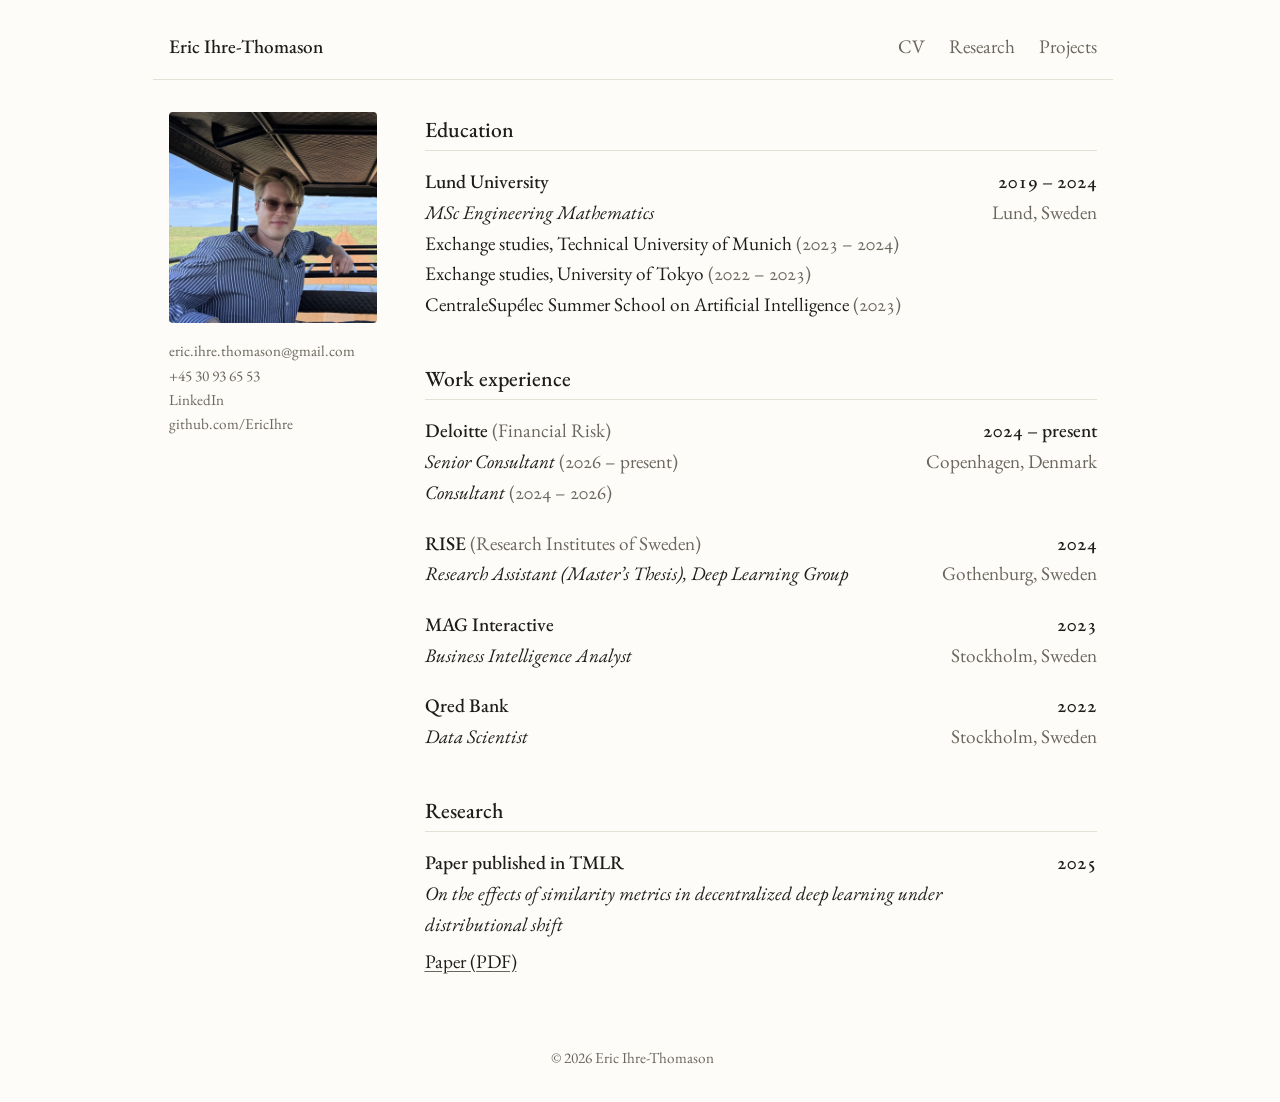
<file: index.html>
<!doctype html>
<html lang="en">
<head>
  <meta charset="utf-8">
  <meta name="viewport" content="width=device-width, initial-scale=1">
  <title>Eric Ihre-Thomason</title>
  <link rel="preconnect" href="https://fonts.googleapis.com">
  <link rel="preconnect" href="https://fonts.gstatic.com" crossorigin>
  <link href="https://fonts.googleapis.com/css2?family=EB+Garamond:ital,wght@0,400;0,500;0,700;1,400&display=swap" rel="stylesheet">
  <link rel="stylesheet" href="./assets/style.css?v=18">
</head>
<body>
  <a class="skip-link" href="#main">Skip to content</a>
  <nav class="site-nav">
    <a class="home" href="./" aria-current="page">Eric Ihre-Thomason</a>
    <a href="./cv/">CV</a>
    <a href="./research/">Research</a>
    <a href="./projects/">Projects</a>
  </nav>
  <main id="main" class="home">
    <aside class="sidebar">
      <img class="photo" src="assets/profile.jpg" alt="Photo of Eric Ihre-Thomason">
      <ul class="contact">
        <li><a href="mailto:eric.ihre.thomason@gmail.com">eric.ihre.thomason@<wbr>gmail.com</a></li>
        <li><a href="tel:+4530936553">+45 30 93 65 53</a></li>
        <li><a href="https://www.linkedin.com/in/eric-ihre-thomason-1700a720b">LinkedIn</a></li>
        <li><a href="https://github.com/EricIhre">github.com/EricIhre</a></li>
      </ul>
    </aside>
    <div class="home-content">
      <section>
        <h2>Education</h2>
        <ul class="entries">
          <li>
            <span class="org">Lund University</span>
            <span class="years">2019 – 2024</span>
            <div class="roles">
              <span class="role">MSc Engineering Mathematics</span>
              <span class="role note"><span class="desktop-only">Exchange studies, </span>Technical University of Munich <span class="role-years">(2023 – 2024)</span></span>
              <span class="role note"><span class="desktop-only">Exchange studies, </span>University of Tokyo <span class="role-years">(2022 – 2023)</span></span>
              <span class="role note">CentraleSupélec Summer School on <span class="desktop-only">Artificial Intelligence</span><span class="mobile-only">AI</span> <span class="role-years">(2023)</span></span>
            </div>
            <span class="location">Lund<span class="country">, Sweden</span></span>
          </li>
        </ul>
      </section>

      <section>
        <h2>Work experience</h2>
        <ul class="entries">
          <li>
            <span class="org">Deloitte <span class="org-note">(Financial Risk)</span></span>
            <span class="years">2024 – present</span>
            <div class="roles">
              <span class="role">Senior Consultant <span class="role-years">(2026 – present)</span></span>
              <span class="role">Consultant <span class="role-years">(2024 – 2026)</span></span>
            </div>
            <span class="location">Copenhagen<span class="country">, Denmark</span></span>
          </li>
          <li>
            <span class="org">RISE <span class="org-note">(Research Institutes of Sweden)</span></span>
            <span class="years">2024</span>
            <div class="roles">
              <span class="role">Research Assistant (Master’s Thesis)<span class="desktop-only">,</span> <span class="mobile-row">Deep Learning Group</span></span>
            </div>
            <span class="location">Gothenburg<span class="country">, Sweden</span></span>
          </li>
          <li>
            <span class="org">MAG Interactive</span>
            <span class="years">2023</span>
            <div class="roles">
              <span class="role">Business Intelligence Analyst</span>
            </div>
            <span class="location">Stockholm<span class="country">, Sweden</span></span>
          </li>
          <li>
            <span class="org">Qred Bank</span>
            <span class="years">2022</span>
            <div class="roles">
              <span class="role">Data Scientist</span>
            </div>
            <span class="location">Stockholm<span class="country">, Sweden</span></span>
          </li>
        </ul>
      </section>

      <section>
        <h2>Research</h2>
        <ul class="entries">
          <li>
            <span class="org">Paper published in TMLR</span>
            <span class="years">2025</span>
            <div class="roles">
              <span class="role">On the effects of similarity metrics in decentralized deep learning under distributional shift</span>
            </div>
            <p class="links"><a href="https://openreview.net/pdf?id=WppTEs4Kkn">Paper (PDF)</a></p>
          </li>
        </ul>
      </section>
    </div>
  </main>
  <footer>&copy; 2026 Eric Ihre-Thomason</footer>
</body>
</html>
</file>
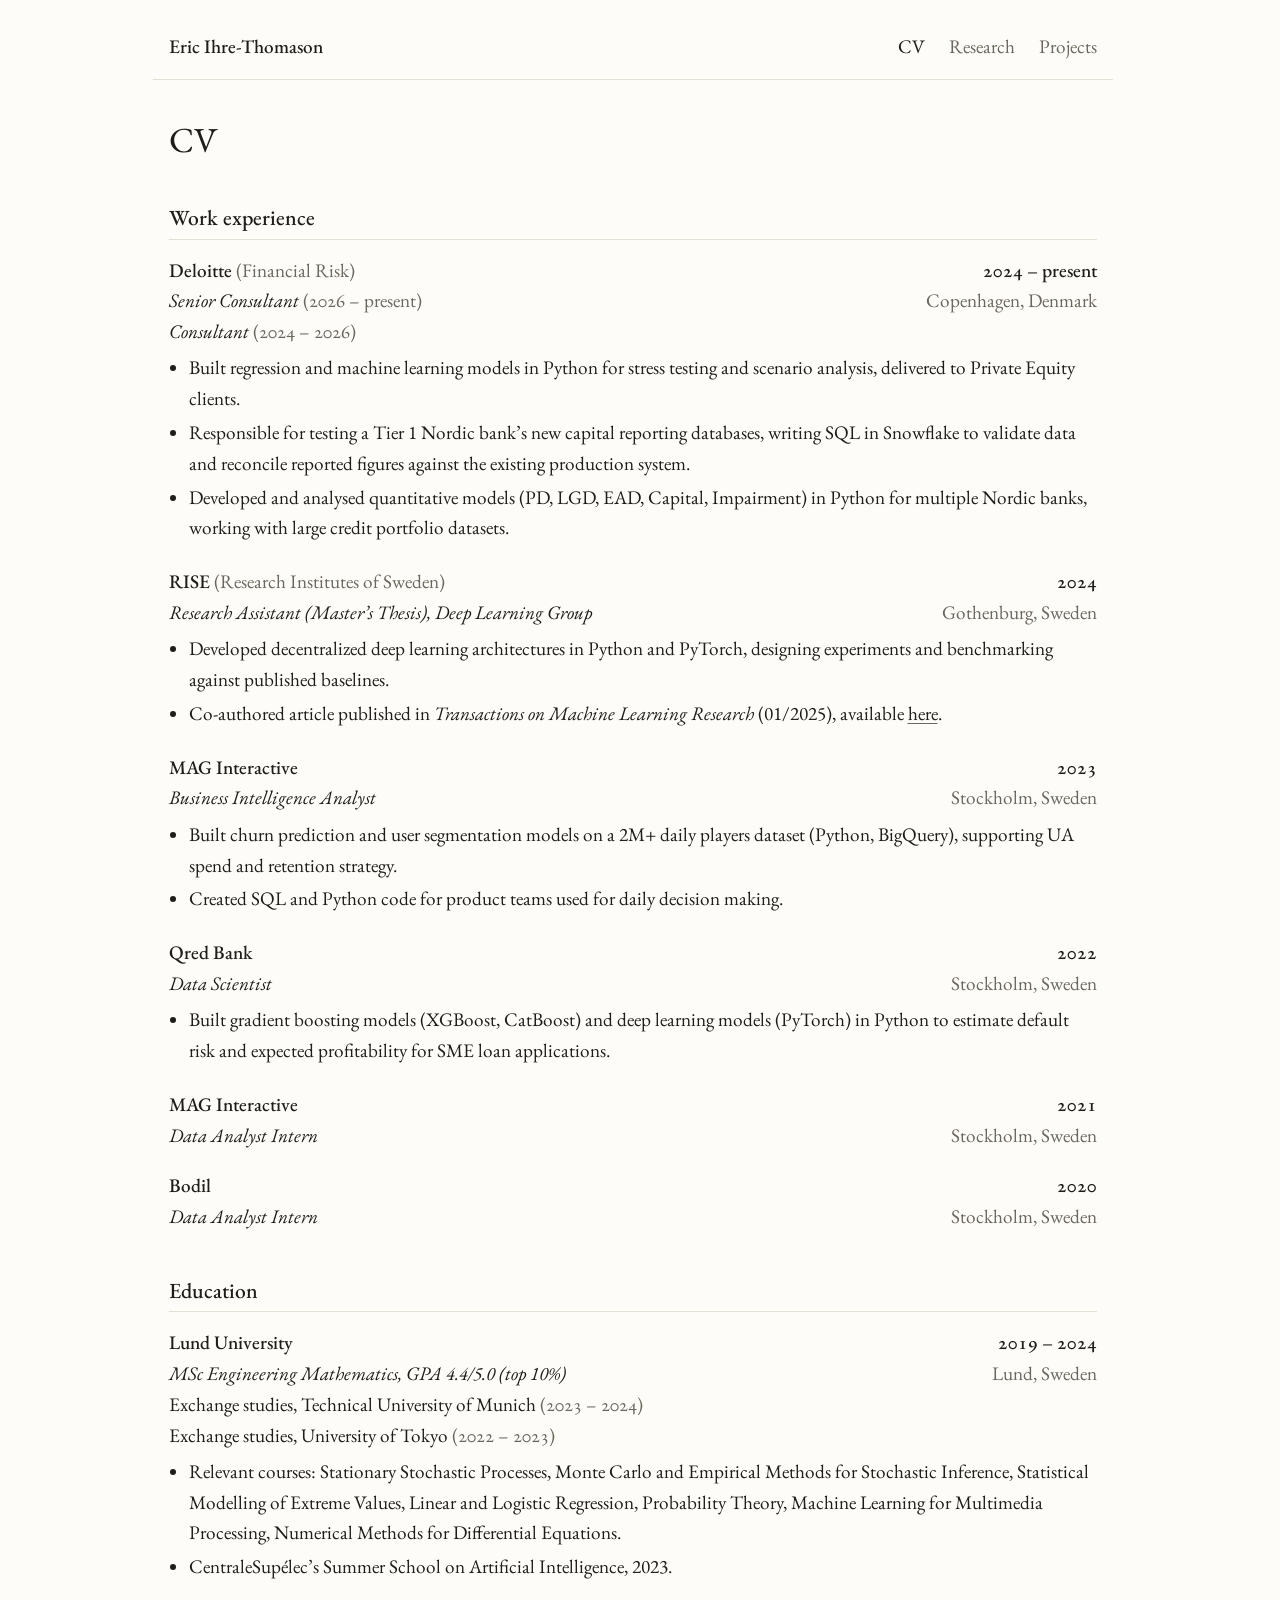
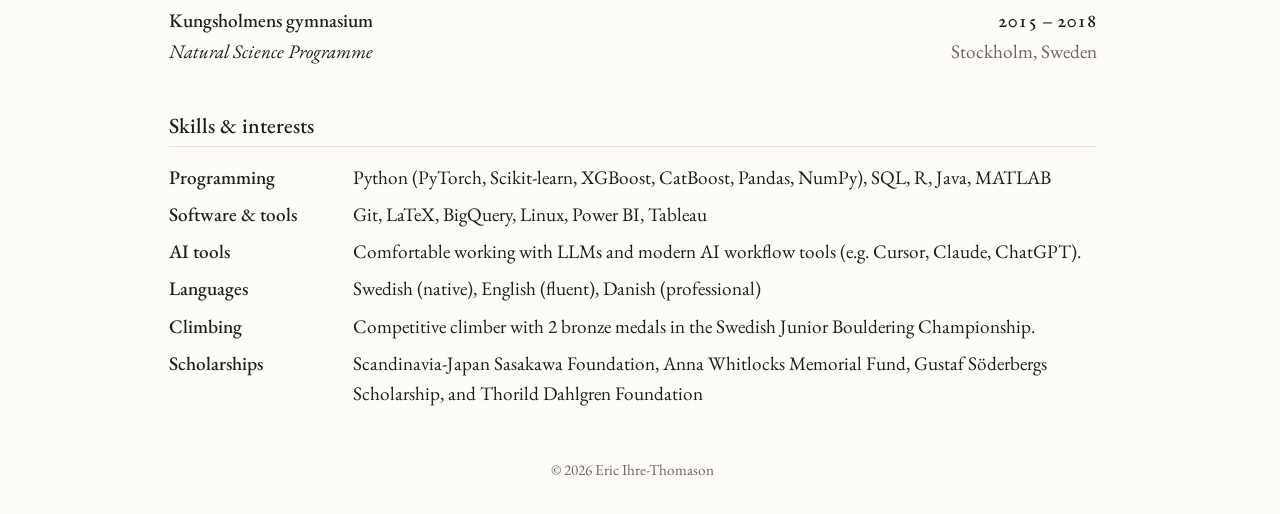
<file: cv/index.html>
<!doctype html>
<html lang="en">
<head>
  <meta charset="utf-8">
  <meta name="viewport" content="width=device-width, initial-scale=1">
  <title>CV · Eric Ihre-Thomason</title>
  <link rel="preconnect" href="https://fonts.googleapis.com">
  <link rel="preconnect" href="https://fonts.gstatic.com" crossorigin>
  <link href="https://fonts.googleapis.com/css2?family=EB+Garamond:ital,wght@0,400;0,500;0,700;1,400&display=swap" rel="stylesheet">
  <link rel="stylesheet" href="../assets/style.css?v=18">
</head>
<body>
  <a class="skip-link" href="#main">Skip to content</a>
  <nav class="site-nav">
    <a class="home" href="../">Eric Ihre-Thomason</a>
    <a href="../cv/" aria-current="page">CV</a>
    <a href="../research/">Research</a>
    <a href="../projects/">Projects</a>
  </nav>
  <main id="main">
    <h1>CV</h1>

    <section>
      <h2>Work experience</h2>
      <ul class="entries">
        <li>
          <span class="org">Deloitte <span class="org-note">(Financial Risk)</span></span>
          <span class="years">2024 – present</span>
          <div class="roles">
            <span class="role">Senior Consultant <span class="role-years">(2026 – present)</span></span>
            <span class="role">Consultant <span class="role-years">(2024 – 2026)</span></span>
          </div>
          <span class="location">Copenhagen<span class="country">, Denmark</span></span>
          <ul class="details">
            <li>Built regression and machine learning models in Python for stress testing and scenario analysis, delivered to Private Equity clients.</li>
            <li>Responsible for testing a Tier 1 Nordic bank’s new capital reporting databases, writing SQL in Snowflake to validate data and reconcile reported figures against the existing production system.</li>
            <li>Developed and analysed quantitative models (PD, LGD, EAD, Capital, Impairment) in Python for multiple Nordic banks, working with large credit portfolio datasets.</li>
          </ul>
        </li>
        <li>
          <span class="org">RISE <span class="org-note">(Research Institutes of Sweden)</span></span>
          <span class="years">2024</span>
          <div class="roles">
            <span class="role">Research Assistant (Master’s Thesis), Deep Learning Group</span>
          </div>
          <span class="location">Gothenburg<span class="country">, Sweden</span></span>
          <ul class="details">
            <li>Developed decentralized deep learning architectures in Python and PyTorch, designing experiments and benchmarking against published baselines.</li>
            <li>Co-authored article published in <em>Transactions on Machine Learning Research</em> (01/2025), available <a href="https://openreview.net/pdf?id=WppTEs4Kkn">here</a>.</li>
          </ul>
        </li>
        <li>
          <span class="org">MAG Interactive</span>
          <span class="years">2023</span>
          <div class="roles">
            <span class="role">Business Intelligence Analyst</span>
          </div>
          <span class="location">Stockholm<span class="country">, Sweden</span></span>
          <ul class="details">
            <li>Built churn prediction and user segmentation models on a 2M+ daily players dataset (Python, BigQuery), supporting UA spend and retention strategy.</li>
            <li>Created SQL and Python code for product teams used for daily decision making.</li>
          </ul>
        </li>
        <li>
          <span class="org">Qred Bank</span>
          <span class="years">2022</span>
          <div class="roles">
            <span class="role">Data Scientist</span>
          </div>
          <span class="location">Stockholm<span class="country">, Sweden</span></span>
          <ul class="details">
            <li>Built gradient boosting models (XGBoost, CatBoost) and deep learning models (PyTorch) in Python to estimate default risk and expected profitability for SME loan applications.</li>
          </ul>
        </li>
        <li>
          <span class="org">MAG Interactive</span>
          <span class="years">2021</span>
          <div class="roles">
            <span class="role">Data Analyst Intern</span>
          </div>
          <span class="location">Stockholm<span class="country">, Sweden</span></span>
        </li>
        <li>
          <span class="org">Bodil</span>
          <span class="years">2020</span>
          <div class="roles">
            <span class="role">Data Analyst Intern</span>
          </div>
          <span class="location">Stockholm<span class="country">, Sweden</span></span>
        </li>
      </ul>
    </section>

    <section>
      <h2>Education</h2>
      <ul class="entries">
        <li>
          <span class="org">Lund University</span>
          <span class="years">2019 – 2024</span>
          <div class="roles">
            <span class="role">MSc Engineering Mathematics, GPA 4.4/5.0 (top 10%)</span>
            <span class="role note">Exchange studies, Technical University of Munich <span class="role-years">(2023 – 2024)</span></span>
            <span class="role note">Exchange studies, University of Tokyo <span class="role-years">(2022 – 2023)</span></span>
          </div>
          <span class="location">Lund<span class="country">, Sweden</span></span>
          <ul class="details">
            <li>Relevant courses: Stationary Stochastic Processes, Monte Carlo and Empirical Methods for Stochastic Inference, Statistical Modelling of Extreme Values, Linear and Logistic Regression, Probability Theory, Machine Learning for Multimedia Processing, Numerical Methods for Differential Equations.</li>
            <li>CentraleSupélec’s Summer School on Artificial Intelligence, 2023.</li>
          </ul>
        </li>
        <li>
          <span class="org">Kungsholmens gymnasium</span>
          <span class="years">2015 – 2018</span>
          <div class="roles">
            <span class="role">Natural Science Programme</span>
          </div>
          <span class="location">Stockholm<span class="country">, Sweden</span></span>
        </li>
      </ul>
    </section>

    <section>
      <h2>Skills &amp; interests</h2>
      <dl class="skills">
        <dt>Programming</dt>
        <dd>Python (PyTorch, Scikit-learn, XGBoost, CatBoost, Pandas, NumPy), SQL, R, Java, MATLAB</dd>
        <dt>Software &amp; tools</dt>
        <dd>Git, LaTeX, BigQuery, Linux, Power BI, Tableau</dd>
        <dt>AI tools</dt>
        <dd>Comfortable working with LLMs and modern AI workflow tools (e.g. Cursor, Claude, ChatGPT).</dd>
        <dt>Languages</dt>
        <dd>Swedish (native), English (fluent), Danish (professional)</dd>
        <dt>Climbing</dt>
        <dd>Competitive climber with 2 bronze medals in the Swedish Junior Bouldering Championship.</dd>
        <dt>Scholarships</dt>
        <dd>Scandinavia-Japan Sasakawa Foundation, Anna Whitlocks Memorial Fund, Gustaf Söderbergs Scholarship, and Thorild Dahlgren Foundation</dd>
      </dl>
    </section>
  </main>
  <footer>&copy; 2026 Eric Ihre-Thomason</footer>
</body>
</html>
</file>
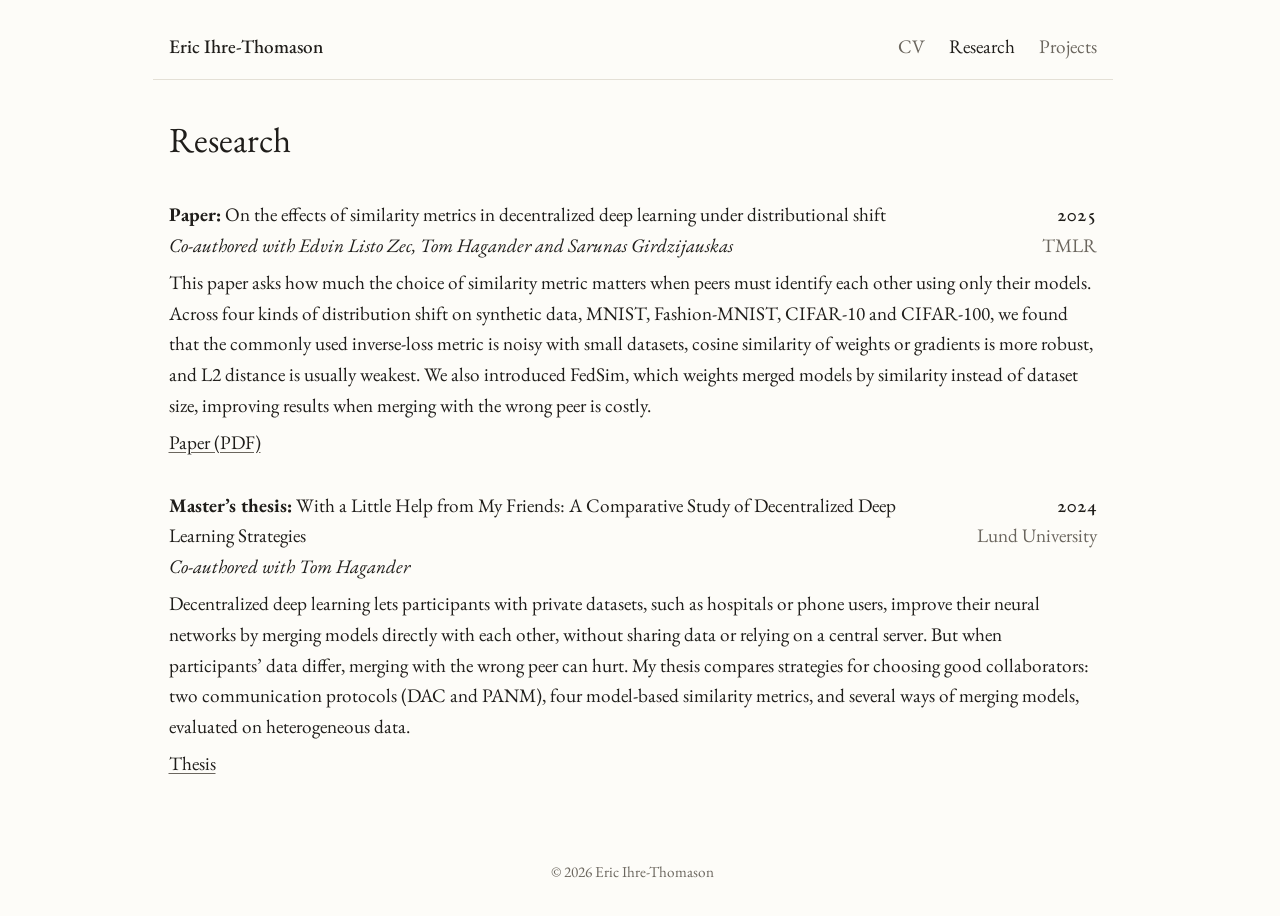
<file: research/index.html>
<!doctype html>
<html lang="en">
<head>
  <meta charset="utf-8">
  <meta name="viewport" content="width=device-width, initial-scale=1">
  <title>Research · Eric Ihre-Thomason</title>
  <link rel="preconnect" href="https://fonts.googleapis.com">
  <link rel="preconnect" href="https://fonts.gstatic.com" crossorigin>
  <link href="https://fonts.googleapis.com/css2?family=EB+Garamond:ital,wght@0,400;0,500;0,700;1,400&display=swap" rel="stylesheet">
  <link rel="stylesheet" href="../assets/style.css?v=18">
</head>
<body>
  <a class="skip-link" href="#main">Skip to content</a>
  <nav class="site-nav">
    <a class="home" href="../">Eric Ihre-Thomason</a>
    <a href="../cv/">CV</a>
    <a href="../research/" aria-current="page">Research</a>
    <a href="../projects/">Projects</a>
  </nav>
  <main id="main">
    <h1>Research</h1>

    <ul class="entries">
      <li>
        <div>
          <span class="org"><span class="kind">Paper:</span> On the effects of similarity metrics in decentralized deep learning under distributional shift</span>
          <span class="role">Co-authored with Edvin Listo Zec, Tom Hagander and Sarunas Girdzijauskas</span>
        </div>
        <div class="meta">
          <span class="years">2025</span>
          <span class="location">TMLR</span>
        </div>
        <p class="summary">This paper asks how much the choice of similarity metric matters when peers must identify each other using only their models. Across four kinds of distribution shift on synthetic data, MNIST, Fashion-MNIST, CIFAR-10 and CIFAR-100, we found that the commonly used inverse-loss metric is noisy with small datasets, cosine similarity of weights or gradients is more robust, and L2 distance is usually weakest. We also introduced FedSim, which weights merged models by similarity instead of dataset size, improving results when merging with the wrong peer is costly.</p>
        <p class="links"><a href="https://openreview.net/pdf?id=WppTEs4Kkn">Paper (PDF)</a></p>
      </li>
      <li>
        <div>
          <span class="org"><span class="kind">Master’s thesis:</span> With a Little Help from My Friends: A Comparative Study of Decentralized Deep Learning Strategies</span>
          <span class="role">Co-authored with Tom Hagander</span>
        </div>
        <div class="meta">
          <span class="years">2024</span>
          <span class="location">Lund University</span>
        </div>
        <p class="summary">Decentralized deep learning lets participants with private datasets, such as hospitals or phone users, improve their neural networks by merging models directly with each other, without sharing data or relying on a central server. But when participants’ data differ, merging with the wrong peer can hurt. My thesis compares strategies for choosing good collaborators: two communication protocols (DAC and PANM), four model-based similarity metrics, and several ways of merging models, evaluated on heterogeneous data.</p>
        <p class="links"><a href="https://lup.lub.lu.se/student-papers/record/9159064">Thesis</a></p>
      </li>
    </ul>
  </main>
  <footer>&copy; 2026 Eric Ihre-Thomason</footer>
</body>
</html>
</file>
<file: assets/style.css>
:root {
  --bg: #fdfcf8;
  --text: #1f1d1a;
  --muted: #6b665e;
  --rule: #e4e0d6;
}

@media (prefers-color-scheme: dark) {
  :root {
    --bg: #161513;
    --text: #e9e5dc;
    --muted: #9a948a;
    --rule: #2e2c28;
  }
}

* { box-sizing: border-box; }

/* Always reserve room for the scrollbar so the header and margins
   don't shift sideways between short and long pages */
html {
  scrollbar-gutter: stable;
  overflow-y: scroll;
}

body {
  margin: 0;
  background: var(--bg);
  color: var(--text);
  font-family: "EB Garamond", Garamond, "Times New Roman", serif;
  font-size: 1.2rem;
  line-height: 1.6;
}

.skip-link {
  position: absolute;
  left: -9999px;
}
.skip-link:focus {
  left: 1rem;
  top: 1rem;
  background: var(--bg);
  padding: 0.25rem 0.5rem;
}

.site-nav,
main,
footer {
  max-width: 60rem;
  margin: 0 auto;
  padding: 0 1rem;
}

.site-nav {
  display: flex;
  flex-wrap: wrap;
  gap: 0.25rem 1.5rem;
  padding-top: 2rem;
  padding-bottom: 1rem;
  border-bottom: 1px solid var(--rule);
}

.site-nav a {
  color: var(--muted);
  text-decoration: none;
}
.site-nav a:hover,
.site-nav a[aria-current="page"] {
  color: var(--text);
}
.site-nav .home {
  margin-right: auto;
  color: var(--text);
  font-weight: 500;
}

main {
  padding-top: 2rem;
  padding-bottom: 3rem;
}

h1 {
  font-weight: 400;
  font-size: 2.2rem;
  margin: 0 0 2rem;
}

/* Same gap between the page title and the first content on every page */
h1 + section > h2:first-child {
  margin-top: 0;
}

footer {
  text-align: center;
  color: var(--muted);
  font-size: 0.95rem;
  padding-bottom: 2rem;
}

h2 {
  font-weight: 500;
  font-size: 1.35rem;
  margin: 2.5rem 0 1rem;
  padding-bottom: 0.25rem;
  border-bottom: 1px solid var(--rule);
}

.entries {
  list-style: none;
  margin: 0;
  padding: 0;
}

/* Each entry: title | years on the first row, roles | location below */
.entries li {
  display: grid;
  grid-template-columns: minmax(0, 1fr) auto;
  gap: 0 1.5rem;
  margin-bottom: 1.25rem;
}

/* Research: "Paper:" / "Master's thesis:" label before the title */
.entries .kind {
  font-weight: 700;
}

/* Research: title and co-authors on the left, date with venue directly under it */
.entries .org,
.entries .meta span {
  display: block;
}

main > .entries .org {
  font-weight: 400;
}

/* Research entries get more breathing room */
main > .entries > li {
  margin-bottom: 2rem;
}

.entries .org {
  font-weight: 500;
}

.entries .years,
.entries .location {
  text-align: right;
  white-space: nowrap;
}

/* The entry's main dates stand out; location and per-role dates stay muted */
.entries .years {
  color: var(--text);
  font-weight: 500;
  font-variant-numeric: oldstyle-nums;
}

.entries .location,
.entries .role-years,
.entries .org-note {
  color: var(--muted);
}

/* CV: "(Financial Risk)" after Deloitte, "(Research Institutes of Sweden)" after RISE */
.entries .org-note {
  font-weight: 400;
}

.entries .role {
  display: block;
  font-style: italic;
}

/* Secondary lines (exchanges, summer school) are not italic */
.entries .role.note {
  font-style: normal;
}

.entries .role-years {
  font-style: normal;
  font-variant-numeric: oldstyle-nums;
}

/* Bullet points under a CV entry, spanning the full width */
.entries .details {
  grid-column: 1 / -1;
  list-style: disc;
  margin: 0.35rem 0 0;
  padding-left: 1.25rem;
}

.entries .details li {
  display: list-item;
  margin-bottom: 0.2rem;
}

/* Research: summary paragraph and links under an entry */
.entries .summary,
.entries .links {
  grid-column: 1 / -1;
  margin: 0.4rem 0 0;
}

.entries .links a,
.entries .details a {
  color: var(--text);
  text-decoration-color: var(--muted);
  text-underline-offset: 0.15em;
}

.entries .links a:hover,
.entries .details a:hover {
  text-decoration-color: var(--text);
}

/* Skills: label on the left, text on the right */
.skills {
  display: grid;
  grid-template-columns: 10rem minmax(0, 1fr);
  gap: 0.4rem 1.5rem;
  margin: 0;
}

.skills dt {
  font-weight: 500;
}

.skills dd {
  margin: 0;
}

@media (max-width: 520px) {
  .skills {
    grid-template-columns: 1fr;
    gap: 0;
  }
  .skills dd {
    margin-bottom: 0.6rem;
  }
}

/* Home page: first heading lines up with the top of the photo */
.home-content > section:first-child h2 {
  margin-top: 0;
}

/* Home page: photo on the left, CV entries on the right */
.home {
  display: grid;
  grid-template-columns: 13rem minmax(0, 1fr);
  gap: 3rem;
  align-items: start;
}

/* Whole photo at its own aspect ratio, as wide as the sidebar column,
   with slightly rounded corners */
.photo {
  display: block;
  width: 100%;
  height: auto;
  border-radius: 4px;
}

.contact {
  list-style: none;
  margin: 1rem 0 0;
  padding: 0;
  font-size: 0.95rem;
  overflow-wrap: anywhere;
}

.contact a {
  color: var(--muted);
  text-decoration: none;
}

.contact a:hover {
  color: var(--text);
  text-decoration: underline;
}

@media (max-width: 720px) {
  .home {
    grid-template-columns: 1fr;
    gap: 1.5rem;
  }
  /* Contact links to the right of the photo instead of below it */
  .sidebar {
    display: flex;
    align-items: center;
    gap: 1rem;
  }
  .photo {
    width: 7rem;
    flex-shrink: 0;
  }
  .contact {
    margin: 0;
    min-width: 0;
    overflow-wrap: normal;
  }
}

/* Shorter wording on phones: .desktop-only text is hidden there,
   .mobile-only text is shown only there, .mobile-row starts a new line there */
.mobile-only {
  display: none;
}

/* Phones: smaller text, and only the city under the date
   (title | date on the first row, subtitle | city on the second) */
@media (max-width: 520px) {
  body {
    font-size: 1rem;
  }
  .desktop-only {
    display: none;
  }
  .mobile-only {
    display: inline;
  }
  .mobile-row {
    display: block;
  }
  .entries li {
    gap: 0 0.75rem;
  }
  .entries .country {
    display: none;
  }
  /* Home page: subtitle rows may use the full width; the city sits on the
     right of the first subtitle row (those rows are short enough to fit) */
  .home .entries .roles {
    grid-column: 1 / -1;
    grid-row: 2;
  }
  .home .entries .location {
    grid-column: 2;
    grid-row: 2;
    align-self: start;
  }
}

/* No blinking text cursor or focus outline when clicking with the mouse.
   Keyboard users still get a focus outline (:focus-visible). */
body {
  caret-color: transparent;
}
a:focus:not(:focus-visible) {
  outline: none;
}
</file>
